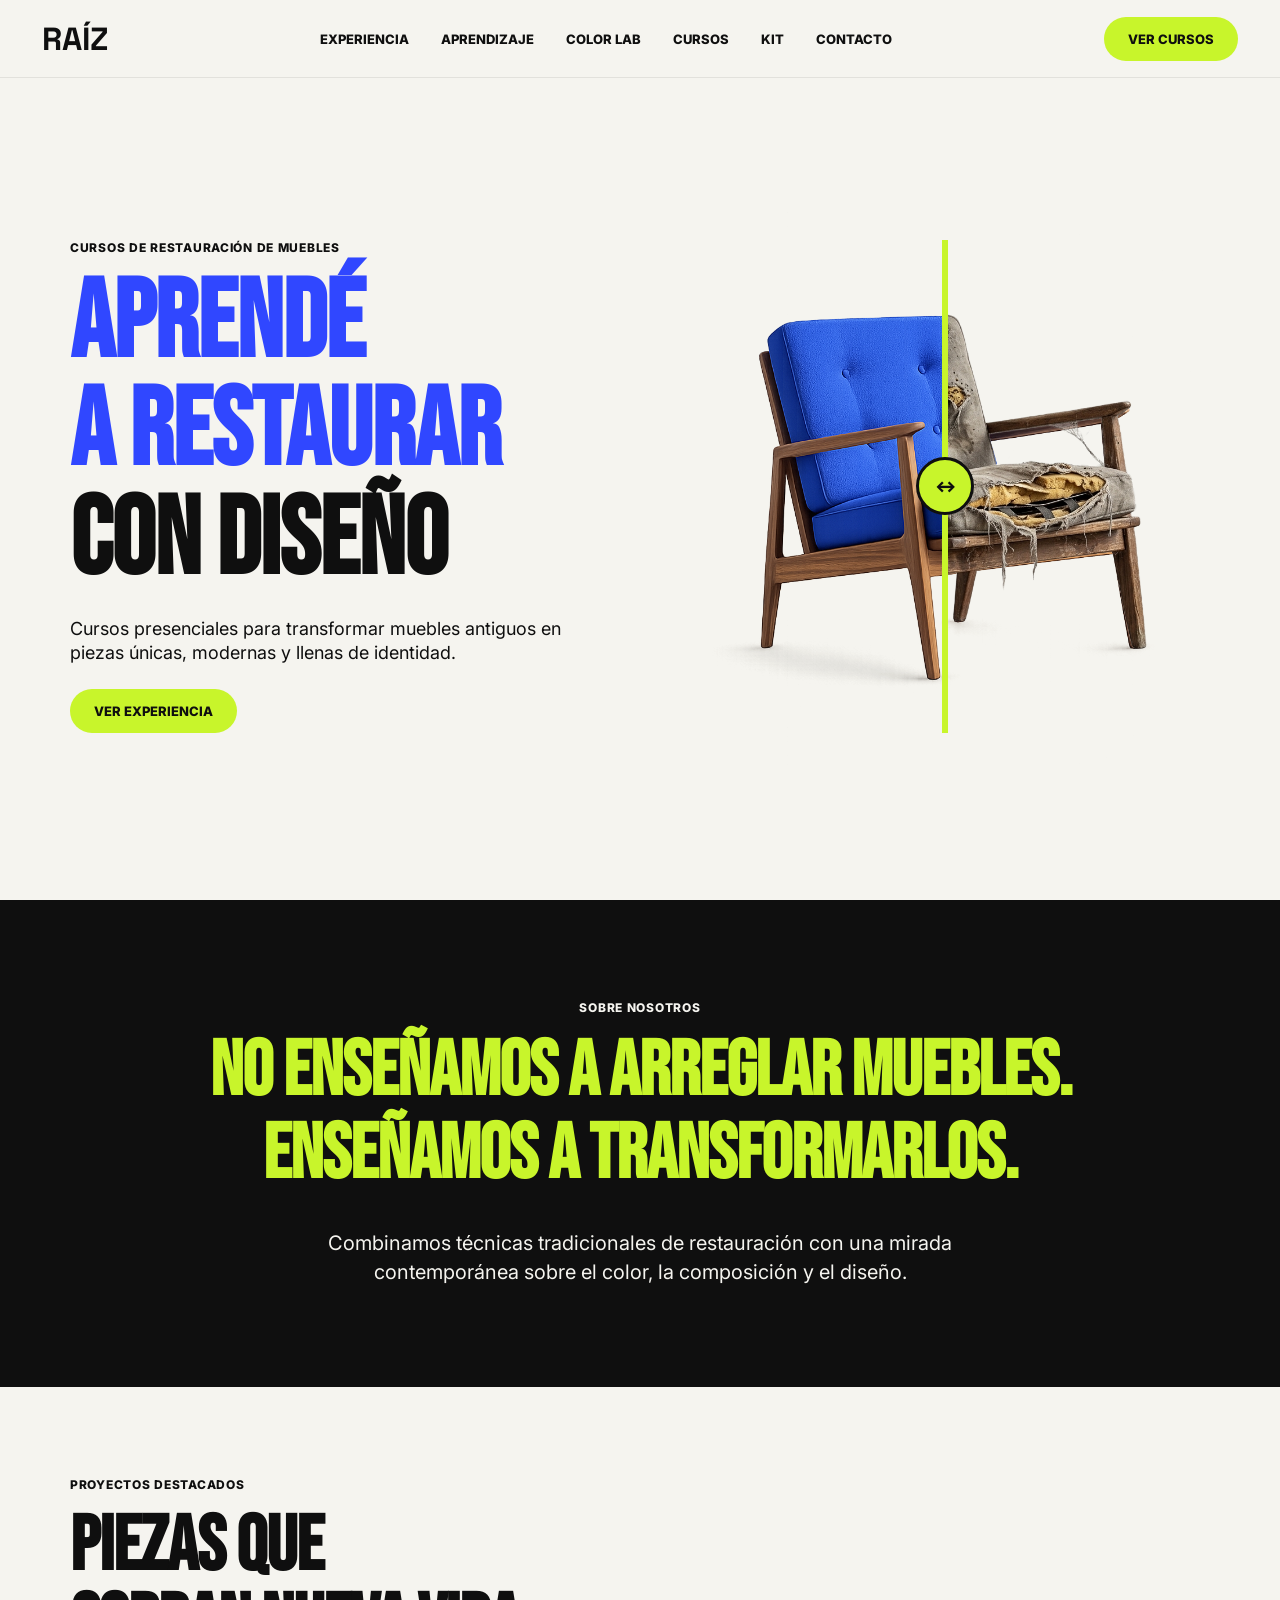
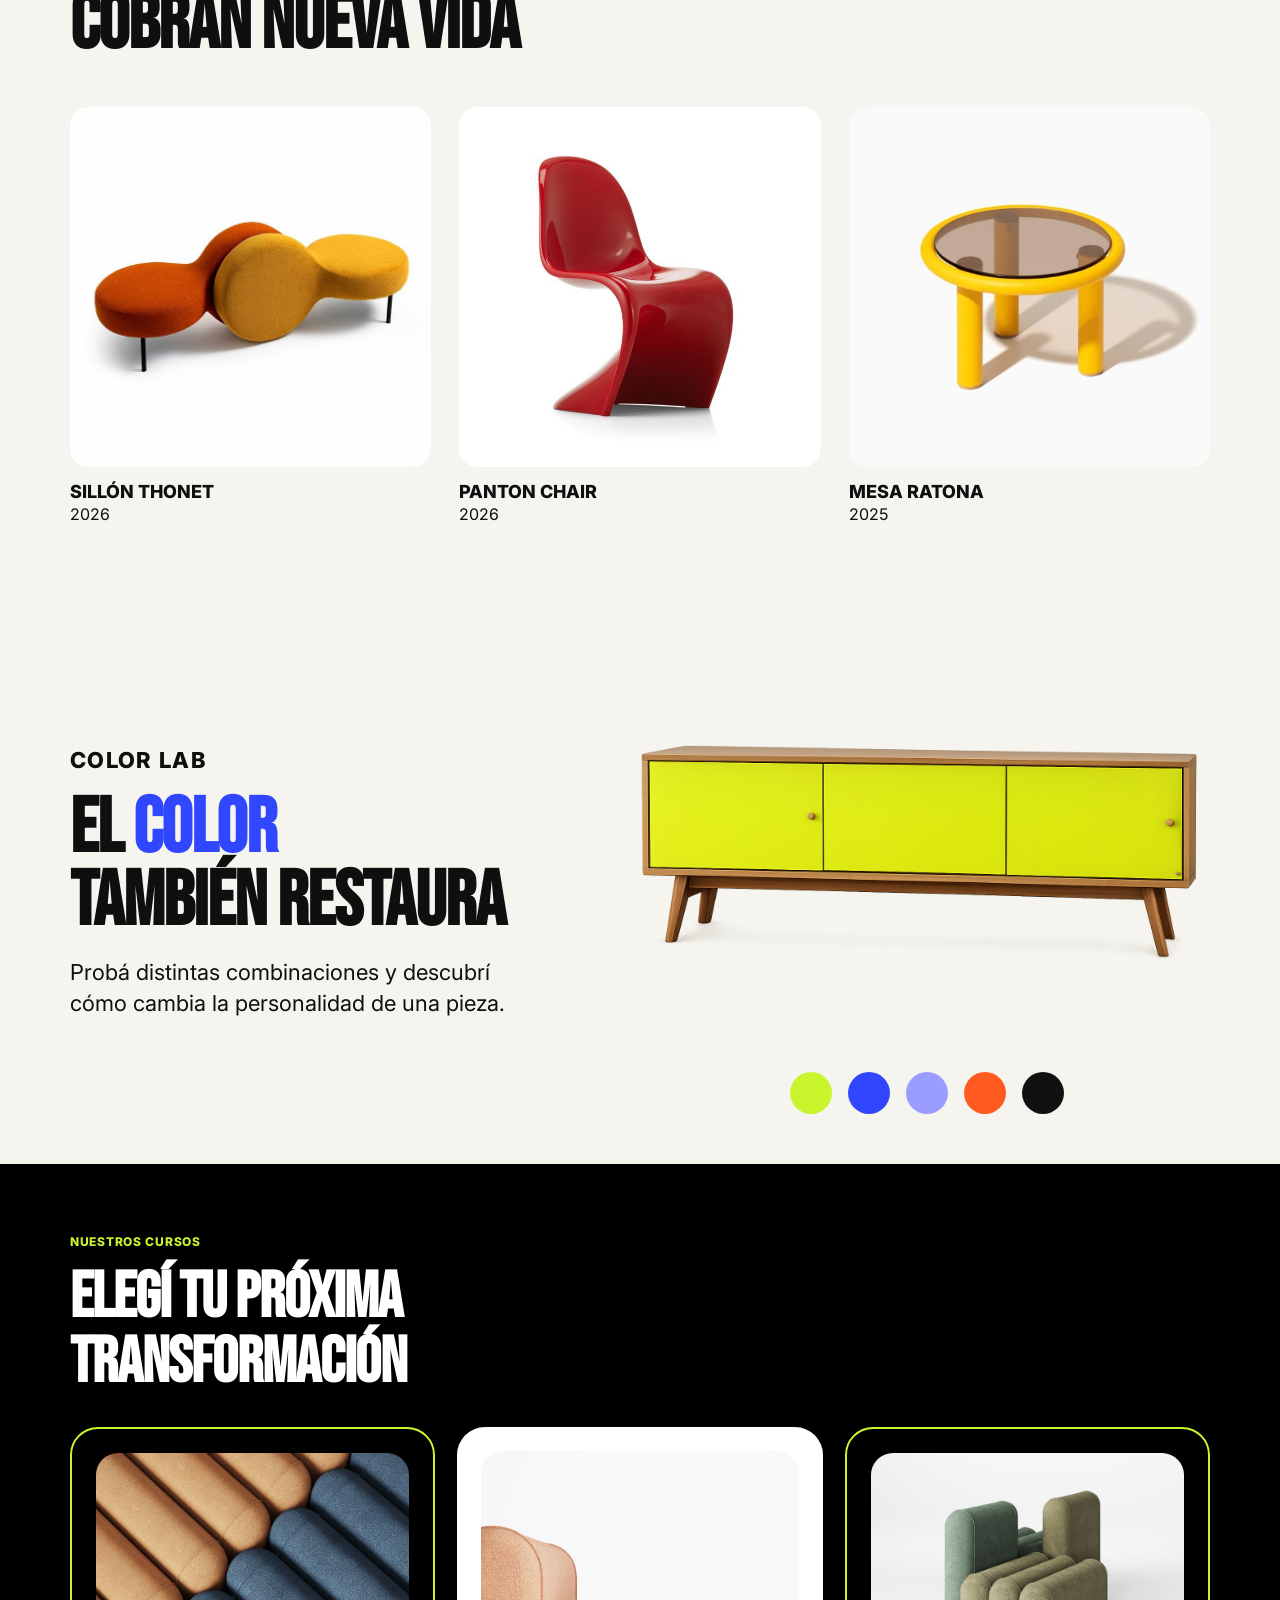
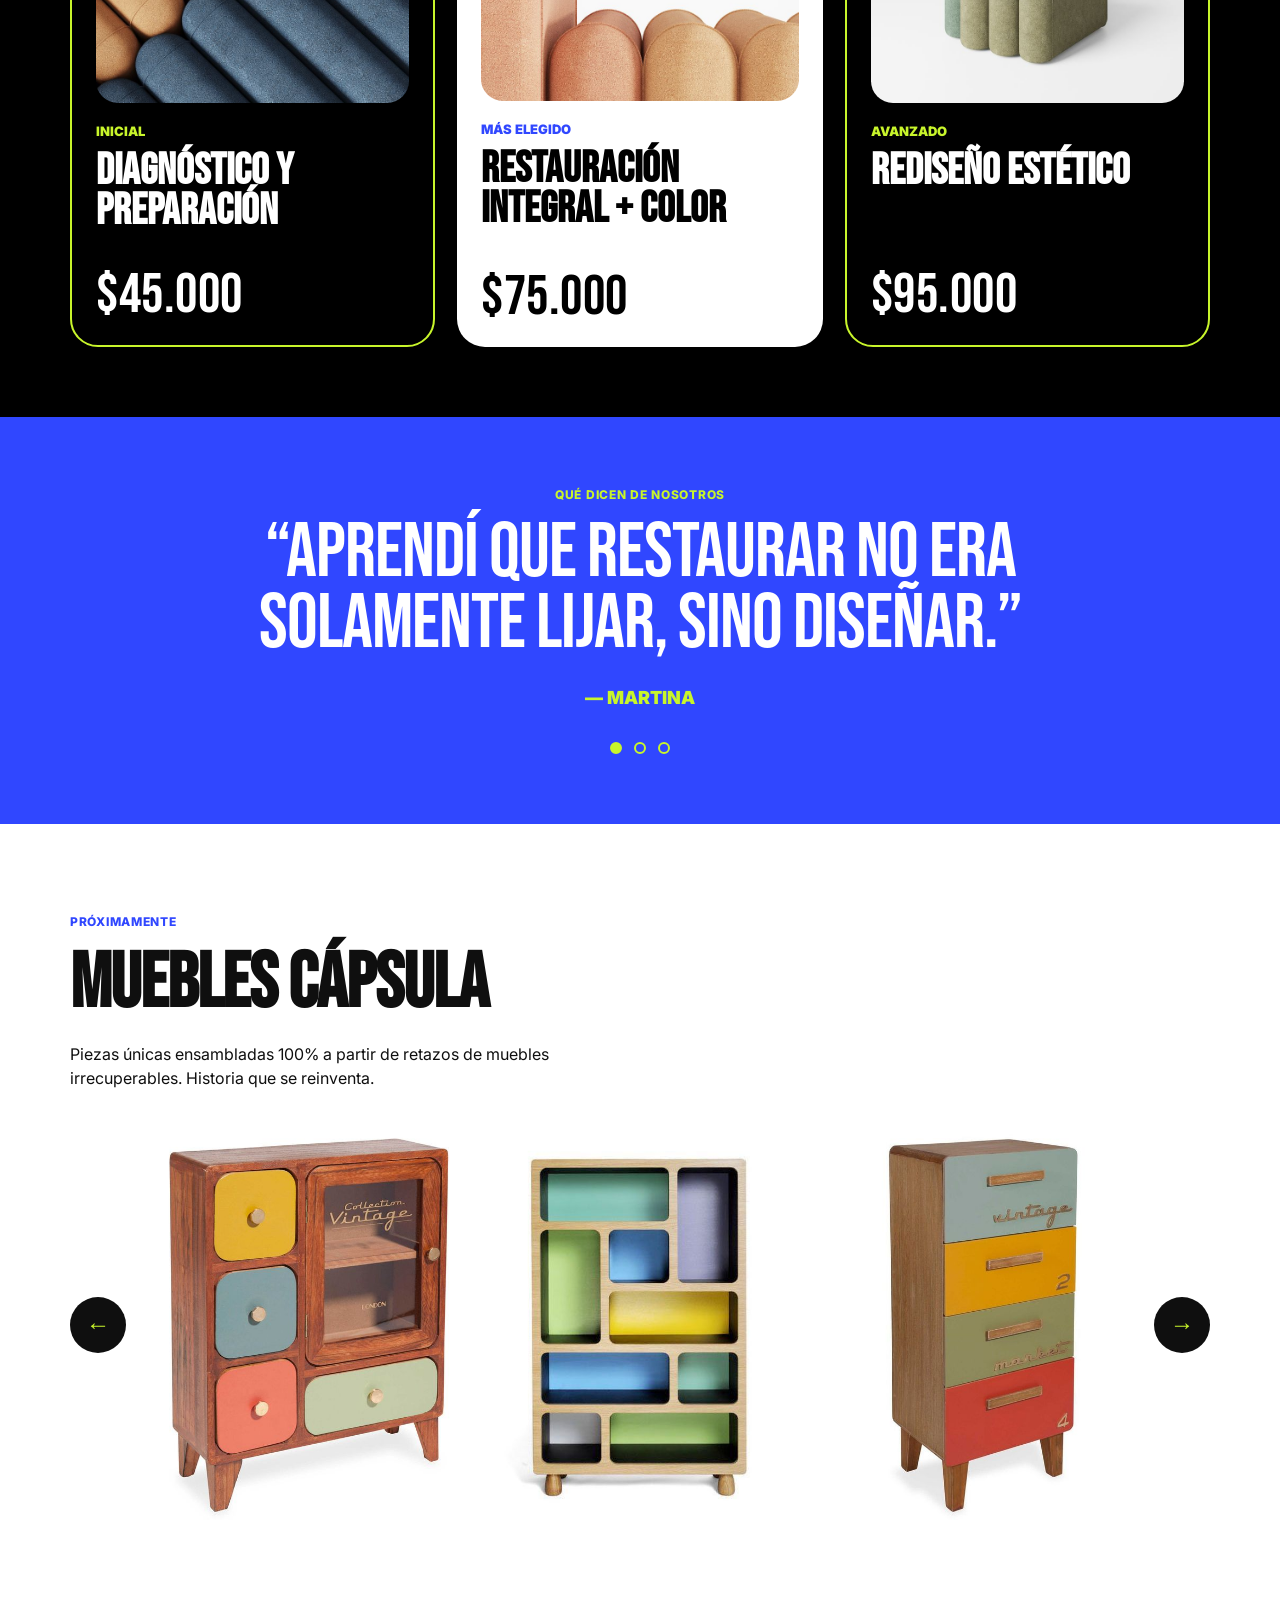
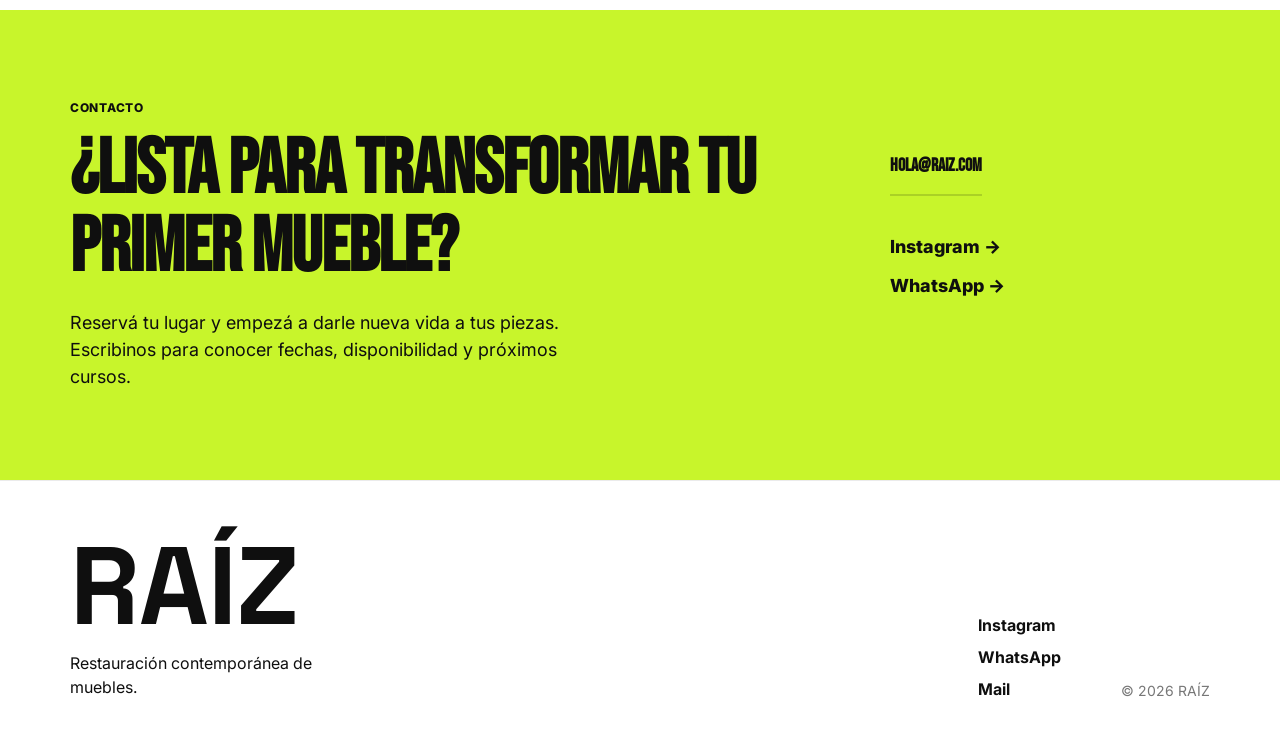
<file: index.html>
<!DOCTYPE html>
<html lang="es">
<head>
  <meta charset="UTF-8" />
  <meta name="viewport" content="width=device-width, initial-scale=1.0" />
  <title>RAÍZ | Cursos de restauración de muebles</title>

  <link rel="stylesheet" href="style.css" />
  <link href="https://fonts.googleapis.com/css2?family=Bebas+Neue&family=Inter:wght@400;500;600;700;800&family=Space+Grotesk:wght@500;700&display=swap" rel="stylesheet">
</head>

<body>

<header class="header">
  <div class="logo">RAÍZ</div>

  <nav class="nav" id="nav">
    <a href="#experiencia">Experiencia</a>
    <a href="#aprendizaje">Aprendizaje</a>
    <a href="#colorlab">Color Lab</a>
    <a href="#cursos">Cursos</a>
    <a href="kit-iu.html">KIT</a>
    <a href="#contacto">Contacto</a>
</nav>

  <a href="#cursos" class="btn-header">Ver cursos</a>

  <button class="menu-btn" id="menuBtn">☰</button>
</header>

<main>

<!-- HERO -->
<section class="hero" id="inicio">

  <div class="hero-text">
    <p class="eyebrow">Cursos de restauración de muebles</p>

    <h1>
      <span class="hero-blue">
        Aprendé<br>
        a restaurar
      </span>
      <br>
      <span class="hero-black">
        con diseño
      </span>
    </h1>

    <p class="hero-description">
      Cursos presenciales para transformar muebles antiguos en piezas únicas, modernas y llenas de identidad.
    </p>

    <a href="#experiencia" class="btn-main hero-btn-desktop">Ver experiencia</a>
  </div>

  <div class="hero-image">
    <div class="compare-slider">
      <img src="./images/mueble-restaurado.png" alt="Mueble restaurado" class="compare-img compare-new">
      <img src="./images/mueble-viejo.png" alt="Mueble viejo" class="compare-img compare-old" id="compareOld">

      <input type="range" min="0" max="100" value="50" class="compare-range" id="compareRange">

      <div class="compare-line" id="compareLine">
        <span>↔</span>
      </div>
    </div>
  </div>

  <a href="#experiencia" class="btn-main hero-btn-mobile">Ver experiencia</a>

</section>

  <!-- SOBRE NOSOTROS -->
<section class="manifesto" id="experiencia">

  <p class="eyebrow">Sobre nosotros</p>

  <h2>
    <span class="manifesto-desktop">
      No enseñamos a arreglar muebles.<br>
      Enseñamos a transformarlos.
    </span>

    <span class="manifesto-mobile">
      Restaurar<br>
      es diseñar.
    </span>
  </h2>

  <p>
    Combinamos técnicas tradicionales de restauración con una mirada contemporánea sobre el color, la composición y el diseño.
  </p>

</section>

<!-- PROYECTOS DESTACADOS -->

<section class="projects" id="aprendizaje">

    <div class="projects-header">

        <div>
            <p class="eyebrow">Proyectos destacados</p>

            <h2>
                Piezas que<br>
                cobran nueva vida
            </h2>
        </div>

    </div>

    <div class="projects-grid">

        <!-- PROYECTO 1 -->

        <article class="project-card">

            <div class="project-flip">

                <div class="project-front">
                    <img src="images/SILLON THONET.jpeg" alt="Sillón Thonet">
                </div>

                <div class="project-back">

                    <div class="project-back-content">

                        <span class="project-number">
                            PROYECTO 01
                        </span>

                        <h4>APRENDÉS</h4>

                        <ul>
                            <li>Reparación estructural</li>
                            <li>Tapizado completo</li>
                            <li>Combinación de color</li>
                            <li>Protección final</li>
                        </ul>

                        <p>
                            Aplicado en el Curso Integral.
                        </p>

                    </div>

                </div>

            </div>

            <h3>SILLÓN THONET</h3>
            <span>2026</span>

        </article>

        <!-- PROYECTO 2 -->

        <article class="project-card">

            <div class="project-flip">

                <div class="project-front">
                    <img src="images/PANTON CHAIR.jpg" alt="Panton Chair">
                </div>

                <div class="project-back">

                    <div class="project-back-content">

                        <span class="project-number">
                            PROYECTO 02
                        </span>

                        <h4>APRENDÉS</h4>

                        <ul>
                            <li>Recuperación de superficie</li>
                            <li>Lijado y preparación</li>
                            <li>Terminación brillante</li>
                            <li>Lectura de materiales</li>
                        </ul>

                        <p>
                            Aplicado en Color Lab.
                        </p>

                    </div>

                </div>

            </div>

            <h3>PANTON CHAIR</h3>
            <span>2026</span>

        </article>

        <!-- PROYECTO 3 -->

        <article class="project-card">

            <div class="project-flip">

                <div class="project-front">
                    <img src="images/Demain Jardin.jpeg" alt="Mesa de comedor">
                </div>

                <div class="project-back">

                    <div class="project-back-content">

                        <span class="project-number">
                            PROYECTO 03
                        </span>

                        <h4>HABILIDADES</h4>

                        <ul>
                            <li>Intervención de color</li>
                            <li>Reparación de superficie</li>
                            <li>Acabado protector</li>
                            <li>Terminaciones premium</li>
                        </ul>

                        <p>
                            Aplicado en Rediseño Estético.
                        </p>

                    </div>

                </div>

            </div>

            <h3>MESA RATONA</h3>
            <span>2025</span>

        </article>

    </div>

</section>

  <!-- COLOR LAB -->
<section class="color-lab" id="colorlab">

    <div class="color-text">
        <p class="eyebrow">Color Lab</p>
        <h2>
    El <span>color</span><br>
    también restaura
</h2>
        <p>
            Probá distintas combinaciones y descubrí cómo cambia la personalidad de una pieza.
        </p>
    </div>

    <div class="furniture-preview">
        <img
            id="colorFurniture"
            src="images/MUEBLE VERDE.png"
            alt="Mueble">
        <div class="color-buttons">

            <button data-image="images/MUEBLE VERDE.png" style="background:#C8F52B"></button>

            <button data-image="images/MUEBLE AZUL.png" style="background:#3047FF"></button>

            <button data-image="images/MUEBLE VIOLETA.png" style="background:#9B9CFF"></button>

            <button data-image="images/MUEBLE NARANJA.png" style="background:#FF5A1F"></button>

            <button data-image="images/MUEBLE NEGRO.png" style="background:#111111"></button>

        </div>

    </div>

</section>

  <!-- CURSOS -->
<section class="courses" id="cursos">
  <div class="section-title">
    <div>
      <p class="eyebrow">Nuestros cursos</p>
      <h2>Elegí tu próxima<br>transformación</h2>
    </div>
  </div>

  <div class="course-grid">

    <!-- CURSO 1 -->
    <article class="course-card">
      <div class="course-flip">

        <div class="course-front">
          <img src="./images/INICIAL.jpg" alt="Curso inicial" class="course-img">
          <p class="course-tag">Inicial</p>
          <h3>Diagnóstico y preparación</h3>
          <h4>$45.000</h4>
        </div>

        <div class="course-back">
          <p class="course-tag">Inicial</p>
          <h3>Diagnóstico y preparación</h3>

          <ul class="course-list">
            <li>1 clase presencial</li>
            <li>Materiales incluidos</li>
            <li>Sin experiencia previa</li>
          </ul>

          <p class="course-description">
            Aprendé a leer una pieza, detectar problemas y preparar la superficie antes de intervenirla.
          </p>

          <a href="curso.html">Inscribirme</a>
        </div>

      </div>
    </article>

    <!-- CURSO 2 -->
    <article class="course-card featured">
      <div class="course-flip">

        <div class="course-front">
          <img src="./images/Maselegido.jpg" alt="Curso restauración integral" class="course-img">
          <p class="course-tag">Más elegido</p>
          <h3>Restauración integral + color</h3>
          <h4>$75.000</h4>
        </div>

        <div class="course-back">
          <p class="course-tag">Más elegido</p>
          <h3>Restauración integral + color</h3>

          <ul class="course-list">
            <li>4 clases presenciales</li>
            <li>Seguimiento personalizado</li>
            <li>Proyecto final propio</li>
          </ul>

          <p class="course-description">
            El proceso completo para reparar, preparar, pintar y terminar una pieza con criterio visual.
          </p>

          <a href="curso.html">Inscribirme</a>
        </div>

      </div>
    </article>

    <!-- CURSO 3 -->
    <article class="course-card">
      <div class="course-flip">

        <div class="course-front">
          <img src="./images/Avanzado.jpg" alt="Curso avanzado" class="course-img">
          <p class="course-tag">Avanzado</p>
          <h3>Rediseño estético</h3>
          <h4>$95.000</h4>
        </div>

        <div class="course-back">
          <p class="course-tag">Avanzado</p>
          <h3>Rediseño estético</h3>

          <ul class="course-list">
            <li>3 clases presenciales</li>
            <li>Color + composición</li>
            <li>Terminaciones premium</li>
            <li>Mirada de diseño</li>
          </ul>

          <p class="course-description">
            Para transformar piezas desde una búsqueda más creativa, estética y contemporánea.
          </p>

          <a href="curso.html">Inscribirme</a>
        </div>

      </div>
    </article>

  </div>
</section>

<!-- TESTIMONIOS -->
<section class="testimonials" id="testimonios">

  <p class="eyebrow">Qué dicen de nosotros</p>

  <!-- DESKTOP -->
  <div class="testimonial-desktop">

    <div class="testimonial-quote">
      <p id="testimonialText">“Aprendí que restaurar no era solamente lijar, sino diseñar.”</p>
      <strong id="testimonialName">— Martina</strong>
    </div>

    <div class="testimonial-dots">
      <button class="dot active" data-testimonial="0"></button>
      <button class="dot" data-testimonial="1"></button>
      <button class="dot" data-testimonial="2"></button>
    </div>

  </div>

  <!-- MOBILE -->
  <div class="testimonial-mobile">

    <div class="testimonial-slider">
      <div class="testimonial-track">

        <article class="testimonial-card">
          <p>“Aprendí que restaurar no era solamente<br>lijar, sino diseñar.”</p>
          <strong>— Martina</strong>
        </article>

        <article class="testimonial-card">
          <p>“Me fui con una pieza terminada y muchas<br>ganas de seguir creando.”</p>
          <strong>— Camila</strong>
        </article>

        <article class="testimonial-card">
          <p>“El color cambió por completo la forma<br>en que miro los muebles.”</p>
          <strong>— Julieta</strong>
        </article>

      </div>
    </div>

    <p class="swipe-text">← Deslizá →</p>

  </div>

</section>
 
  <!-- MUEBLES CÁPSULA -->
<section class="capsule">

  <div class="section-title">
    <div>
      <p class="eyebrow">PRÓXIMAMENTE</p>
      <h2>MUEBLES CÁPSULA</h2>
      <p>
        Piezas únicas ensambladas 100% a partir de retazos de muebles irrecuperables.
        Historia que se reinventa.
      </p>
    </div>
  </div>

  <div class="capsule-carousel">

    <button class="capsule-arrow capsule-prev">←</button>

    <div class="capsule-slider">
      <div class="capsule-track">

        <article class="capsule-item">
          <img src="./images/CAPSULA 1.jpeg" alt="Mueble cápsula">
          <div class="capsule-info">
            <span>2026</span>
            <h3>Biblioteca Modular</h3>
            <p>Combinación de compartimentos abiertos con una paleta inspirada en el diseño escandinavo.</p>
          </div>
        </article>

        <article class="capsule-item">
          <img src="./images/CAPSULA 2.jpg" alt="Mueble cápsula">
          <div class="capsule-info">
            <span>2025</span>
            <h3>Vitrina Retro</h3>
            <p>Restauración de una pieza vintage con frentes renovados en tonos pastel.</p>
          </div>
        </article>

        <article class="capsule-item">
          <img src="./images/CAPSULA 4.jpeg" alt="Mueble cápsula">
          <div class="capsule-info">
            <span>2024</span>
            <h3>Cajonera Vintage</h3>
            <p>Intervención cromática sobre una cajonera clásica.</p>
          </div>
        </article>

        <article class="capsule-item">
          <img src="./images/CAPSULA 5.jpeg" alt="Mueble cápsula">
          <div class="capsule-info">
            <span>2023</span>
            <h3>Cómoda Cromática</h3>
            <p>Rediseño basado en bloques de color y madera natural.</p>
          </div>
        </article>

        <article class="capsule-item">
          <img src="./images/CAPSULA 6.jpeg" alt="Mueble cápsula">
          <div class="capsule-info">
            <span>2022</span>
            <h3>Mesa de Noche Modular</h3>
            <p>Juego de texturas inspirado en el diseño contemporáneo.</p>
          </div>
        </article>

      </div>
    </div>

    <button class="capsule-arrow capsule-next">→</button>

  </div>

</section>
  <!-- CONTACTO -->
  <section class="contact" id="contacto">
    <div class="contact-left">
      <p class="eyebrow">Contacto</p>
      <h2>¿Lista para transformar tu primer mueble?</h2>
      <p>
        Reservá tu lugar y empezá a darle nueva vida a tus piezas. Escribinos para conocer fechas, disponibilidad y próximos cursos.
      </p>
    </div>

    <div class="contact-right">
      <a href="mailto:hola@raiz.com" class="contact-mail">hola@raiz.com</a>
      <a href="#">Instagram →</a>
      <a href="#">WhatsApp →</a>
    </div>
  </section>

</main>

<footer class="footer">
  <div class="footer-logo">
    <h2>RAÍZ</h2>
    <p>Restauración contemporánea de muebles.</p>
  </div>

  <div class="footer-links">
    <a href="#">Instagram</a>
    <a href="#">WhatsApp</a>
    <a href="mailto:hola@raiz.com">Mail</a>
  </div>

  <div class="footer-copy">© 2026 RAÍZ</div>
</footer>

<script src="script.js"></script>
</body>
</html>
</file>
<file: style.css>
html,
body {
  max-width: 100%;
  overflow-x: hidden;
}


* {
  margin: 0;
  padding: 0;
  box-sizing: border-box;
}

:root {
  --black: #0f0f0f;
  --white: #f5f4ef;
  --green: #c8f52b;
  --blue: #3047ff;
  --lavanda: #9b9cff;
  --orange: #ff5a1f;
}

html {
  scroll-behavior: smooth;
}

body {
  background: var(--white);
  color: var(--black);
  font-family: "Inter", sans-serif;
}

img {
  width: 100%;
  display: block;
}

a {
  color: inherit;
  text-decoration: none;
}

.header {
  height: 78px;
  padding: 0 42px;
  display: flex;
  align-items: center;
  justify-content: space-between;
  background: var(--white);
  position: sticky;
  top: 0;
  z-index: 100;
  border-bottom: 1px solid rgba(0, 0, 0, 0.08);
}

.logo {
  font-family: "Space Grotesk", sans-serif;
  font-size: 32px;
  font-weight: 700;
}

.nav {
  display: flex;
  gap: 32px;
  font-size: 13px;
  font-weight: 800;
  text-transform: uppercase;
}

.btn-header,
.btn-main,
.btn-dark {
  background: var(--green);
  color: var(--black);
  padding: 14px 24px;
  border-radius: 40px;
  font-size: 13px;
  font-weight: 800;
  text-transform: uppercase;
  display: inline-block;
}

.btn-dark {
  background: var(--black);
  color: var(--green);
}

.btn-outline {
  border: 1px solid var(--black);
  padding: 13px 20px;
  font-size: 13px;
  font-weight: 800;
  text-transform: uppercase;
  display: inline-block;
}

.btn-outline.white {
  border-color: var(--white);
  color: var(--white);
}

.menu-btn {
  display: none;
  background: none;
  border: none;
  font-size: 28px;
}

.eyebrow {
  font-size: 12px;
  font-weight: 800;
  text-transform: uppercase;
  letter-spacing: 0.06em;
  margin-bottom: 16px;
}

h1,
h2 {
  font-family: "Bebas Neue", sans-serif;
  letter-spacing: -1px;
}

h1 {
  font-size: clamp(78px, 8.5vw, 145px);
  line-height: 1.08;
}

h2 {
  font-size: clamp(56px, 6vw, 110px);
  line-height: 1.02;
}

/* HERO */

.hero {
  min-height: calc(100vh - 78px);
  display: grid;
  grid-template-columns: 50% 50%;
  align-items: center;
  padding: 35px 70px 40px;
  gap: 20px;
  overflow: hidden;
}

.hero h1 {
  line-height: 1;
}

.hero-blue {
  color: var(--blue);
}

.hero-black {
  color: var(--black);
}

.hero-description {
  max-width: 520px;
  margin: 20px 0 24px;
  line-height: 1.35;
  font-size: 18px;
}

.hero-btn-mobile {
  display: none;
}

.hero-image {
  height: 650px;
  display: flex;
  align-items: center;
  justify-content: center;
}

.compare-slider {
  position: relative;
  width: 100%;
  max-width: 820px;
  height: 560px;
  overflow: hidden;
}

.compare-img {
  position: absolute;
  inset: 0;
  width: 125%;
  height: 125%;
  left: -12.5%;
  top: -12.5%;
  object-fit: contain;
}

.compare-new {
  z-index: 1;
  transform: scale(1.25);
  transform-origin: center center;
}

.compare-old {
  z-index: 2;
  clip-path: inset(0 0 0 50%);
}

.compare-range {
  position: absolute;
  inset: 0;
  width: 100%;
  height: 100%;
  opacity: 0;
  cursor: ew-resize;
  z-index: 10;
}

.compare-line {
  position: absolute;
  top: 6%;
  left: 50%;
  height: 88%;
  width: 6px;
  background: var(--green);
  transform: translateX(-50%);
  z-index: 8;
  pointer-events: none;
}

.compare-line span {
  position: absolute;
  top: 50%;
  left: 50%;
  width: 58px;
  height: 58px;
  border-radius: 50%;
  background: var(--green);
  border: 3px solid var(--black);
  transform: translate(-50%, -50%);
  display: flex;
  align-items: center;
  justify-content: center;
  font-weight: 900;
}


/* MANIFIESTO */

.manifesto {
  background: var(--black);
  color: var(--white);
  padding: 100px 70px;
  text-align: center;
  display: flex;
  flex-direction: column;
  align-items: center;
}

.manifesto h2 {
  color: var(--green);
  max-width: 1300px;
  margin: 0 auto;
  text-align: center;
  line-height: 1.08;
}

.manifesto p:last-child {
  margin-top: 32px;
  max-width: 650px;
  font-size: 20px;
  line-height: 1.45;
  margin-left: auto;
  margin-right: auto;
}

.manifesto-desktop {
  display: block;
}

.manifesto-mobile {
  display: none;
}

/* SECCIONES GENERALES */

.section-title {
  display: flex;
  justify-content: space-between;
  align-items: flex-end;
  margin-bottom: 45px;
}


/* PROYECTOS */

.projects {
  padding: 90px 70px;
  background: var(--white);
}

.projects-header {
  display: flex;
  justify-content: space-between;
  align-items: flex-end;
  margin-bottom: 42px;
}

.projects-header h2 {
  max-width: 1000px;
}

.projects-header .btn-main {
  margin-bottom: 12px;
}

.projects-grid{
    display:grid;
    justify-content:center;
    gap:28px;
    margin-top:18px;
    grid-template-columns:repeat(3,1fr);
}

.project-card {
   width:100%;
  flex: 0 0 270px;
}

.project-flip {
  width:100%;
  height:360px;
  position: relative;
  border-radius: 18px;
  overflow: hidden;
  perspective: 1000px;
  cursor: pointer;
}

.project-front,
.project-back {
  position: absolute;
  inset: 0;
  border-radius: 18px;
  overflow: hidden;
  backface-visibility: hidden;
  transition: transform 0.65s ease;
}

.project-front img {
  width: 100%;
  height: 100%;
  object-fit: cover;
}

.project-back {
  background: var(--black);
  color: var(--white);
  padding: 30px;
  display: flex;
  align-items: center;
  justify-content: center;
  transform: rotateY(180deg);
}

.project-back-content {
  width: 100%;
  height: 100%;
  display: flex;
  flex-direction: column;
}

.project-number {
  color: var(--green);
  font-size: 11px;
  font-weight: 900;
  text-transform: uppercase;
  letter-spacing: .08em;
}

.project-back h4 {
  font-family: "Bebas Neue", sans-serif;
  font-size: 46px;
  line-height: .9;
  margin: 18px 0;
  color: var(--green);
}

.project-back ul {
  list-style: none;
}

.project-back li {
  font-size: 15px;
  line-height: 1.4;
  font-weight: 700;
  border-bottom: 1px solid rgba(255,255,255,.18);
  padding: 8px 0;
}

.project-back li::before {
  content: "✱ ";
  color: var(--green);
}

.project-back p {
  margin-top: auto;
  font-size: 13px;
  font-weight: 800;
  color: var(--green);
}

.project-card:hover .project-front,
.project-card.active .project-front {
  transform: rotateY(180deg);
}

.project-card:hover .project-back,
.project-card.active .project-back {
  transform: rotateY(360deg);
}

.project-card h3 {
  margin-top:14px;
  font-size: 18px;
  font-weight: 800;
  text-transform: uppercase;
}

.project-card span {
  display: block;
  margin-top:2px;
  font-size: 16px;
}

.projects-btn{
    margin-top:20px;
    display:inline-flex;
}

/* COLOR LAB */

.color-lab{
    display:grid;
    grid-template-columns:45% 55%;
    align-items:center;
    gap:30px;
    padding:20px 70px 50px;
}

.color-text{
    max-width:620px;
}

.color-text p{
    max-width:470px;
    font-size:22px;
    line-height:1.45;
    margin-top:18px;
}

.color-text h2{
    max-width:700px;
    line-height:.95;
}
.color-text h2 span{
    color: var(--blue);
}

.furniture-preview{
    display:flex;
    flex-direction:column;
    justify-content:center;
    align-items:center;
    width:100%;
}

.furniture-preview img{

    width:100%;
    max-width:650px;

    display:block;

    transition:
    opacity .25s ease,
    transform .35s ease;

}

.color-buttons{

    display:flex;

    justify-content:center;

    gap:16px;

    margin-top:20px;

}

.color-buttons button{

    width:42px;
    height:42px;

    border:none;
    border-radius:50%;

    cursor:pointer;

    transition:.25s;

}

.color-buttons button:hover{

    transform:scale(1.12);

}

/* MUEBLES CÁPSULA */

.capsule {
  padding: 90px 70px;
  background: #fff;
  overflow: hidden;
}

.capsule .section-title {
  margin-bottom: 40px;
}

.capsule .eyebrow {
  color: var(--blue);
}

.capsule h2 {
  margin-bottom: 18px;
}

.capsule .section-title p:last-child {
  max-width: 520px;
  line-height: 1.5;
}

/* CARRUSEL */

.capsule-carousel {
  display: flex;
  align-items: center;
  gap: 24px;
}

.capsule-slider {
  overflow: hidden;
  flex: 1;
}

.capsule-track {
  display: flex;
  gap: 24px;
  transition: transform .45s ease;
}

.capsule-item {
  position: relative;
  overflow: hidden;
  border-radius: 26px;
  flex: 0 0 calc((100% - 48px) / 3);
}

.capsule-item img {
  width: 100%;
  height: 390px;
  object-fit: cover;
  display: block;
  transition: .35s;
}

.capsule-item:hover img {
  transform: scale(1.05);
}

/* FLECHAS */

.capsule-arrow {
  flex: 0 0 56px;
  width: 56px;
  height: 56px;
  border-radius: 50%;
  border: none;
  background: var(--black);
  color: var(--green);
  font-size: 24px;
  font-weight: 900;
  cursor: pointer;
  transition: .25s;
}

.capsule-arrow:hover {
  background: var(--green);
  color: var(--black);
}

/* INFO HOVER */

.capsule-info {
  position: absolute;
  inset: 0;
  background: rgba(15, 15, 15, .72);
  color: var(--white);
  display: flex;
  flex-direction: column;
  justify-content: flex-end;
  padding: 26px;
  opacity: 0;
  transition: .35s;
}

.capsule-item:hover .capsule-info {
  opacity: 1;
}

.capsule-info span {
  color: var(--green);
  font-size: 13px;
  font-weight: 900;
  margin-bottom: 10px;
}

.capsule-info h3 {
  font-family: "Bebas Neue", sans-serif;
  font-size: 42px;
  line-height: .9;
  margin-bottom: 12px;
}

.capsule-info p {
  font-size: 15px;
  line-height: 1.35;
}

/* CURSOS */

.courses {
  padding: 70px 70px;
  background: #000;
  color: #fff;
}

.courses .section-title {
  margin-bottom: 32px;
}

.courses .eyebrow {
  color: var(--green);
}

.courses h2 {
  color: #fff;
  font-size: clamp(46px, 5vw, 82px);
}

.course-grid {
  display: grid;
  grid-template-columns: repeat(3, 1fr);
  gap: 22px;
}

.course-card {
  height: 520px;
  perspective: 1000px;
}

.course-flip {
  position: relative;
  width: 100%;
  height: 100%;
  transition: transform .7s ease;
  transform-style: preserve-3d;
}

.course-card:hover .course-flip {
  transform: rotateY(180deg);
}

.course-front,
.course-back {
  position: absolute;
  inset: 0;
  border-radius: 28px;
  padding: 24px;
  backface-visibility: hidden;
  overflow: hidden;
}

.course-front {
  background: #000;
  color: #fff;
  display: flex;
  flex-direction: column;
  border: 2px solid var(--green);
}

.course-card.featured .course-front {
  background: #fff;
  color: #000;
  border: none;
}

.course-back {
  transform: rotateY(180deg);
  display: flex;
  flex-direction: column;
  background: #000;
  color: #fff;
  border: 2px solid var(--green);
}

.course-card.featured .course-back {
  background: var(--blue);
  color: #fff;
  border: none;
}

.course-img {
  width: 100%;
  height: 250px;
  object-fit: cover;
  border-radius: 22px;
  margin-bottom: 20px;
}

.course-tag {
  color: var(--green);
  font-size: 13px;
  font-weight: 900;
  text-transform: uppercase;
  margin-bottom: 12px;
}

/* Frente del curso destacado */
.course-card.featured .course-front .course-tag {
  color: var(--blue);
}

/* Dorso del curso destacado */
.course-card.featured .course-back .course-tag {
  color: var(--green);
}

.course-front h3,
.course-back h3 {
  font-family: "Bebas Neue", sans-serif;
  font-size: 44px;
  line-height: .9;
  margin-bottom: 18px;
}

.course-front h4 {

    margin-top:auto;

    font-family:"Bebas Neue", sans-serif;

    font-size:56px;

    font-weight:400;

    line-height:.9;

    letter-spacing:.5px;

}

.course-list {
  list-style: none;
  margin: 18px 0 24px;
  padding: 0;

  display: flex;
  flex-direction: column;
  gap: 14px;
}

.course-list li {
  position: relative;
  padding-left: 24px;

  font-size: 17px;
  line-height: 1.35;
  font-weight: 700;
}

.course-list li::before {
  content: "✱";
  position: absolute;
  left: 0;
  top: 0;

  color: var(--green);
  font-size: 14px;
  font-weight: 900;
}

.course-description {
  font-size: 15px;
  line-height: 1.4;
  margin-top: auto;
}

.course-description {
  font-size: 16px;
  line-height: 1.4;
  margin-top: auto;
}

.course-back a {
  margin-top: 24px;
  width: fit-content;
  padding: 12px 20px;
  border-radius: 40px;
  background: var(--green);
  color: #000;
  font-size: 12px;
  font-weight: 900;
  text-transform: uppercase;
}
.course-card.featured .course-back .course-list li::before {
  color: #fff;
}

/* TESTIMONIOS */

.testimonial-desktop{
    display:block;
}

.testimonial-mobile{
    display:none;
}

.testimonials {
  padding: 70px 70px;
  background: var(--blue);
  color: #fff;
  text-align: center;
}

.testimonials .eyebrow {
  color: var(--green);
}

.testimonial-quote {
  max-width: 1000px;
  margin: 0 auto;
}

.testimonial-quote p {
  font-family: "Bebas Neue", sans-serif;
  font-size: clamp(52px, 6vw, 96px);
  line-height: .92;
  letter-spacing: -1px;
  transition: opacity .3s ease, transform .3s ease;
}

.testimonial-quote strong {
  display: block;
  margin-top: 28px;
  font-size: 18px;
  font-weight: 900;
  text-transform: uppercase;
  color: var(--green);
}

.testimonial-dots {
  margin-top: 34px;
  display: flex;
  justify-content: center;
  gap: 12px;
}

.testimonial-dots button {
  width: 12px;
  height: 12px;
  border-radius: 50%;
  border: 2px solid var(--green);
  background: transparent;
  cursor: pointer;
}

.testimonial-dots button.active {
  background: var(--green);
}

/* CONTACTO */

.contact{
    background: var(--green);

    padding: 90px 70px;

    display: grid;
    grid-template-columns: 1fr 320px;

    gap: 100px;

    align-items: start;
}

.contact-left h2{
    margin-bottom: 22px;
    max-width: 700px;
}

.contact-left p:last-child{
    max-width: 500px;
    line-height: 1.5;
    font-size: 18px;
}

.contact-right{

    display:flex;
    flex-direction:column;

    align-items:flex-start;

    gap:18px;

    padding-top:58px;
}

.contact-mail{

    font-family:"Bebas Neue", sans-serif;

    font-size:48px;

    line-height:.9;

    margin-bottom:22px;
    padding-bottom:20px;
    border-bottom:2px solid rgba(0,0,0,.15);
}


.contact-right a{

    font-size:18px;
    font-weight:800;

    transition:.3s;

}

.contact-right a:hover{

    transform:translateX(8px);

}

/* FOOTER */

.footer{

    background:#fff;

    padding:50px 70px;

    border-top:1px solid rgba(0,0,0,.08);

    display:grid;

    grid-template-columns:1fr auto auto;

    align-items:end;

    gap:60px;

}

.footer-logo h2{

    font-family:"Space Grotesk";

    font-size:110px;

    line-height:1;

    margin-bottom:10px;
}  

.footer-logo p{

    max-width:250px;

    line-height:1.5;

}

.footer-links{

    display:flex;

    flex-direction:column;

    gap:12px;

}

.footer-links a{

    font-weight:700;

    transition:.3s;

}

.footer-links a:hover{

    transform:translateX(8px);

}

.footer-copy{

    font-size:14px;

    color:#777;

}


/* RESPONSIVE */

@media (max-width: 1024px) {
  .nav,
  .btn-header {
    display: none;
  }

  .menu-btn {
    display: block;
  }

  .nav.active {
    position: absolute;
    top: 78px;
    left: 0;
    width: 100%;
    background: var(--white);
    display: flex;
    flex-direction: column;
    padding: 30px;
  }

  .hero,
  .color-lab,
  .contact {
    grid-template-columns: 1fr;
  }

  .hero {
    padding: 45px 28px 55px;
    min-height: auto;
  }

  .hero h1 {
    font-size: 82px;
  }

  .hero-image {
    height: 430px;
  }

  .manifesto,
  .projects,
  .color-lab,
  .audience,
  .courses,
  .testimonials,
  .capsule,
  .contact,
  .footer {
    padding: 60px 28px;
  }

  .projects-header {
    margin-left: 0;
    grid-template-columns: 1fr;
  }

  .course-grid,
  .audience-grid {
    grid-template-columns: 1fr 1fr;
  }

  .contact-right {
    padding-top: 0;
  }

  .footer {
    grid-template-columns: 1fr;
    gap: 30px;
  }

  .capsule-carousel {
  grid-template-columns: 48px 1fr 48px;
  gap: 14px;
}

.capsule-item {
  flex: 0 0 calc((100% - 24px) / 2);
}
}

@media (max-width: 620px) {
  /* nav */
  .nav.active {
  position: absolute;
  top: 78px;
  left: 0;
  width: 100%;
  background: var(--white);
  display: flex;
  flex-direction: column;
  padding: 30px;
  z-index: 99;
}
  
  /* hero */
  .hero {
  display: flex;
  flex-direction: column;
  align-items: center;
  text-align: center;
  padding: 42px 28px 55px;
}

.hero-description {
  font-size: 16px;
  max-width: 320px;
  margin: 18px auto 0;
  text-align: center;
}

.hero-text {
  display: flex;
  flex-direction: column;
  align-items: center;
}

.hero .eyebrow {
  text-align: center;
  margin-bottom: 18px;
}

.hero h1 {
  font-size: 58px;
  line-height: .95;
  text-align: center;
  max-width: 340px;
  margin: 0 auto;
}
.hero-blue br {
  display: none;
}

.hero-blue,
.hero-black {
  display: inline;
}

.hero-image {
  height: 420px;
  width: 100%;
  order: 2;
}

.compare-slider {
  max-width: 100%;
  height: 390px;
}

.hero-btn-desktop {
  display: none;
}

.hero-btn-mobile {
  display: inline-flex;
  order: 3;
  margin-top: 22px;
  align-self: center;
} 

.header {
    padding: 0 22px;
  }

h1,
  .hero h1 {
    font-size: 68px;
  }

h2 {
    font-size: 58px;
  }

.marquee-track span {
    font-size: 32px;
  }

.hero-image {
    height: 460px;
  }

.section-title {
    flex-direction: column;
    align-items: flex-start;
  }

.projects-grid {
    flex-direction: column;
    align-items: center;
  }

.project-flip {
    width: 100%;
    height: auto;
    aspect-ratio: 1 / 1;
  }

.audience-grid {
  grid-template-columns: 1fr;
}

/* CURSOS MOBILE CARRUSEL */

.course-grid {
  display: flex;
  flex-direction: row;
  overflow-x: auto;
  gap: 18px;
  scroll-snap-type: x mandatory;
  padding-bottom: 18px;
}

.course-grid::-webkit-scrollbar {
  display: none;
}

.course-card {
  flex: 0 0 82%;
  min-width: 82%;
  max-width: 82%;
  scroll-snap-align: center;
}

.course-card {
  height: 520px;
}


/* TESTIMONIOS MOBILE */

.testimonials{

    padding:55px 28px;

    text-align:center;

}

.testimonial-desktop{

    display:none;

}

.testimonial-mobile{

    display:block;

}

.testimonials .eyebrow{

    text-align:center;

    margin-bottom:26px;

}

.testimonial-slider{

    overflow-x:auto;

    scroll-snap-type:x mandatory;

}

.testimonial-slider::-webkit-scrollbar{

    display:none;

}

.testimonial-track{

    display:flex;

    gap:20px;

}

.testimonial-card{

    flex:0 0 100%;

    scroll-snap-align:center;

}

.testimonial-card p {
  font-family: "Bebas Neue", sans-serif;
  font-size: 25px;
  line-height: .95;
  letter-spacing: -0.3px;

  max-width: 100%;
  width: 100%;

  margin: 0 auto;
  padding: 0 8px;
}

.testimonial-card strong{

    display:block;

    margin-top:22px;

    font-size:14px;

    color:var(--green);

}

.swipe-text{

    margin-top:22px;

    font-size:12px;

    font-weight:800;

    text-transform:uppercase;

    color:#fff;

}
/* SOBRE NOSOTROS MOBILE */

.manifesto {
  padding: 55px 28px;
  text-align: center;
  align-items: center;
}

.manifesto .eyebrow {
  font-size: 12px;
  margin-bottom: 18px;
}

.manifesto h2 {
  font-size: 54px;
  line-height: .95;
  max-width: 340px;
}

.manifesto p:last-child {
  margin-top: 24px;
  max-width: 330px;
  font-size: 17px;
  line-height: 1.45;
}

.manifesto-desktop {
  display: none;
}

.manifesto-mobile {
  display: block;
}

/* PROYECTOS MOBILE */

.projects {
  text-align: center;
}

.projects-header {
  align-items: center;
  text-align: center;
}

.projects-header > div {
  margin: 0 auto;
}

.projects-header .eyebrow,
.projects-header h2 {
  text-align: center;
}

/* Carrusel */

.projects-grid {
  display: flex;
  flex-direction: row !important;
  flex-wrap: nowrap !important;
  overflow-x: auto;
  gap: 18px;
  scroll-snap-type: x mandatory;
  padding-bottom: 18px;
  justify-content: flex-start;
  align-items: stretch;
}

.projects-grid::-webkit-scrollbar {
  display: none;
}

.project-card {
  flex: 0 0 82% !important;
  min-width: 82%;
  max-width: 82%;
  width: 82%;
  scroll-snap-align: center;
}

/* Flip mobile */

.project-flip {
  width: 100%;
  height: auto;
  aspect-ratio: 1 / 1;
  position: relative;
}

.project-front,
.project-back {
  position: absolute;
  inset: 0;
  backface-visibility: hidden;
  transition: transform .6s ease;
}

/* Estado normal */
.project-front {
  transform: rotateY(0deg) !important;
}

.project-back {
  display: flex !important;
  transform: rotateY(180deg) !important;
}

/* Anular hover de desktop en mobile */
.project-card:hover .project-front {
  transform: rotateY(0deg) !important;
}

.project-card:hover .project-back {
  transform: rotateY(180deg) !important;
}

/* Estado activo por click */
.project-card.active .project-front,
.project-card.active:hover .project-front {
  transform: rotateY(180deg) !important;
}

.project-card.active .project-back,
.project-card.active:hover .project-back {
  transform: rotateY(360deg) !important;
}

/* COLOR LAB MOBILE */

.color-lab{

    display:flex;
    flex-direction:column;
    align-items:center;
    text-align:center;

    padding:60px 28px;

}

.color-text{

    max-width:100%;
    margin:0 auto;

}

.color-text .eyebrow{

    font-size:12px;
    margin-bottom:18px;

}

.color-text h2{

    font-size:54px;
    line-height:.95;

    max-width:330px;

    margin:0 auto;

}

.color-text p{

    max-width:330px;

    margin:22px auto 0;

    font-size:17px;
    line-height:1.45;

}

.furniture-preview{

    margin-top:36px;

}

.furniture-preview img{

    width:100%;
    max-width:320px;

    margin:0 auto;

}

.color-buttons{

    justify-content:center;

    gap:14px;

    margin-top:22px;

}

.color-buttons button{

    width:38px;
    height:38px;

}

/* capsula */
.capsule {
  padding: 60px 28px;
}

.capsule-carousel {
  grid-template-columns: 42px 1fr 42px;
  gap: 10px;
}

.capsule-arrow {
  width: 54px;
  height: 54px;

  border-radius: 50%;

  border: none;

  background: #111;
  color: var(--green);

  display: flex;
  align-items: center;
  justify-content: center;

  font-size: 24px;
  font-weight: 700;

  cursor: pointer;

  transition: .25s;
}

.capsule-arrow:hover {
  background: var(--green);
  color: #111;
  transform: scale(1.08);
}

.capsule-arrow:active {
  transform: scale(.95);
}

.capsule-item {
  flex: 0 0 100%;
}

.capsule-info {
  opacity: 1;
  background: linear-gradient(
    to top,
    rgba(15,15,15,.82),
    rgba(15,15,15,.05)
  );
}
}
</file>
